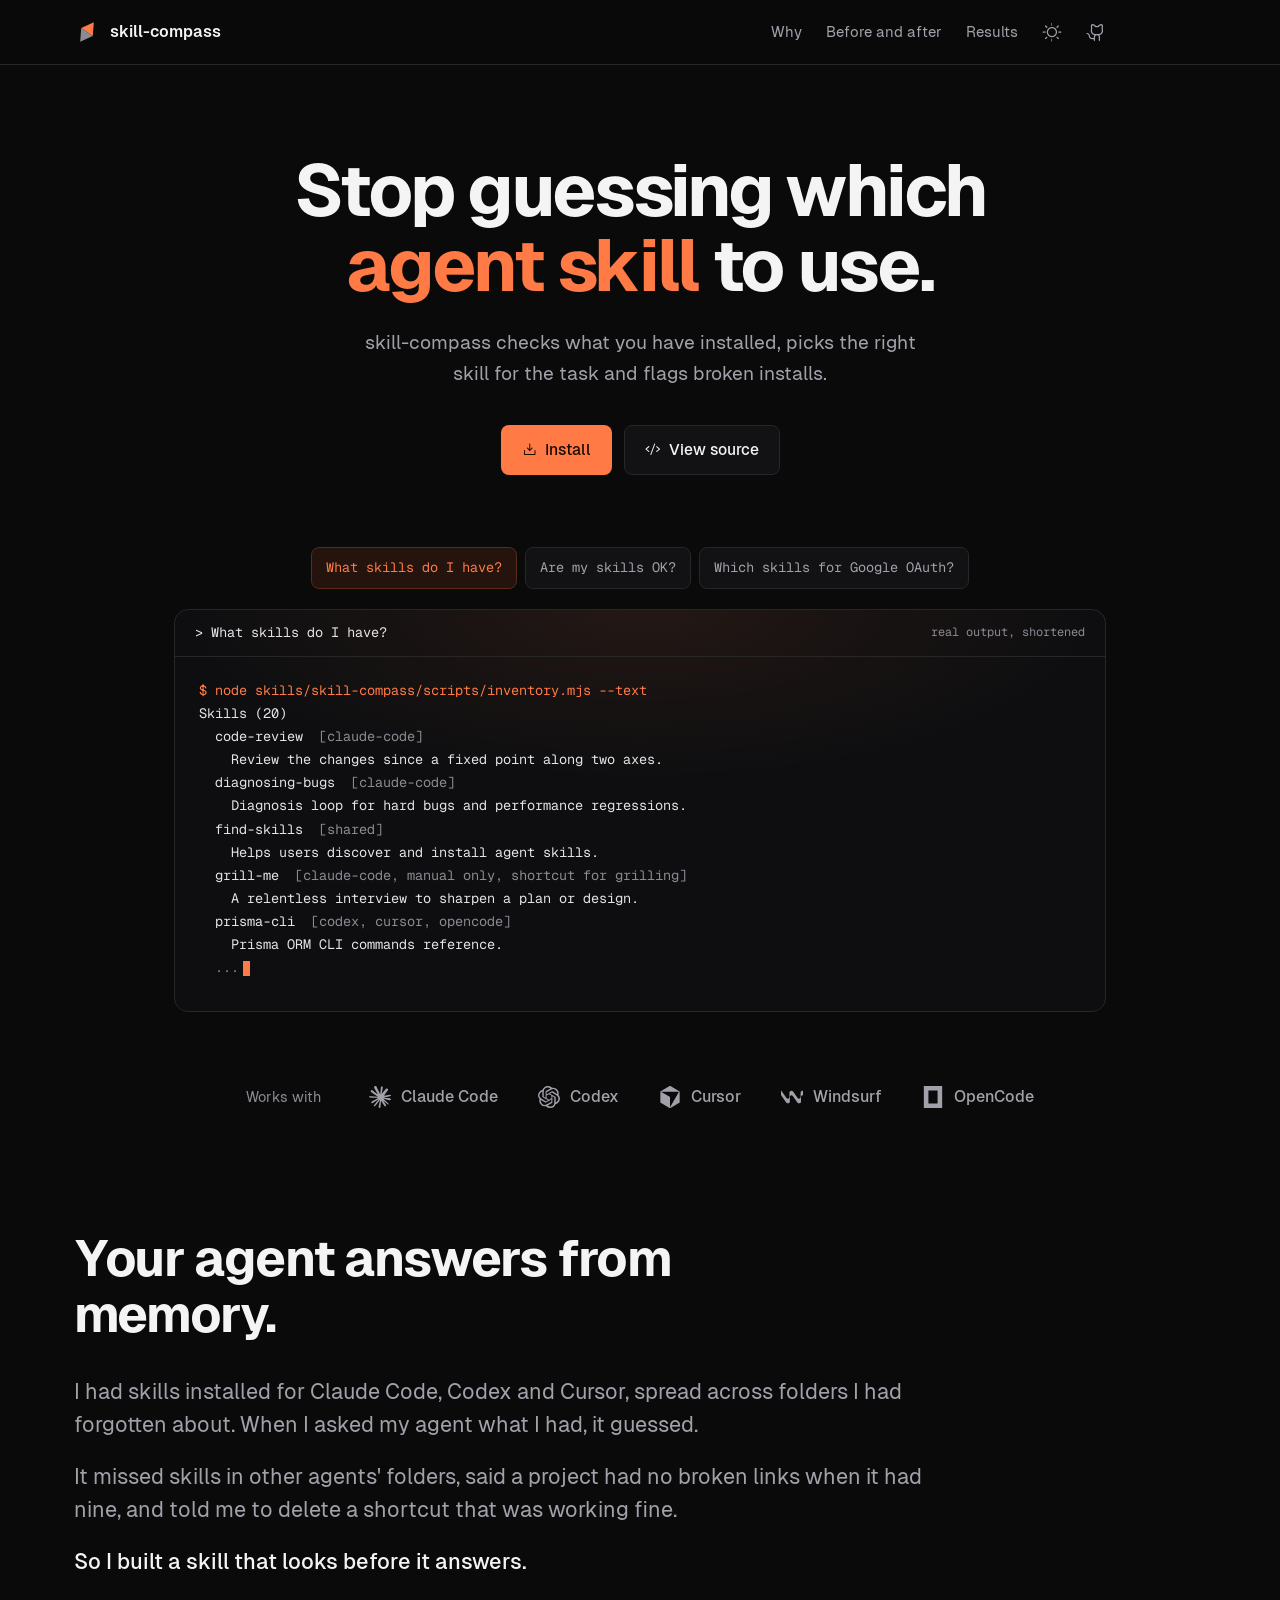
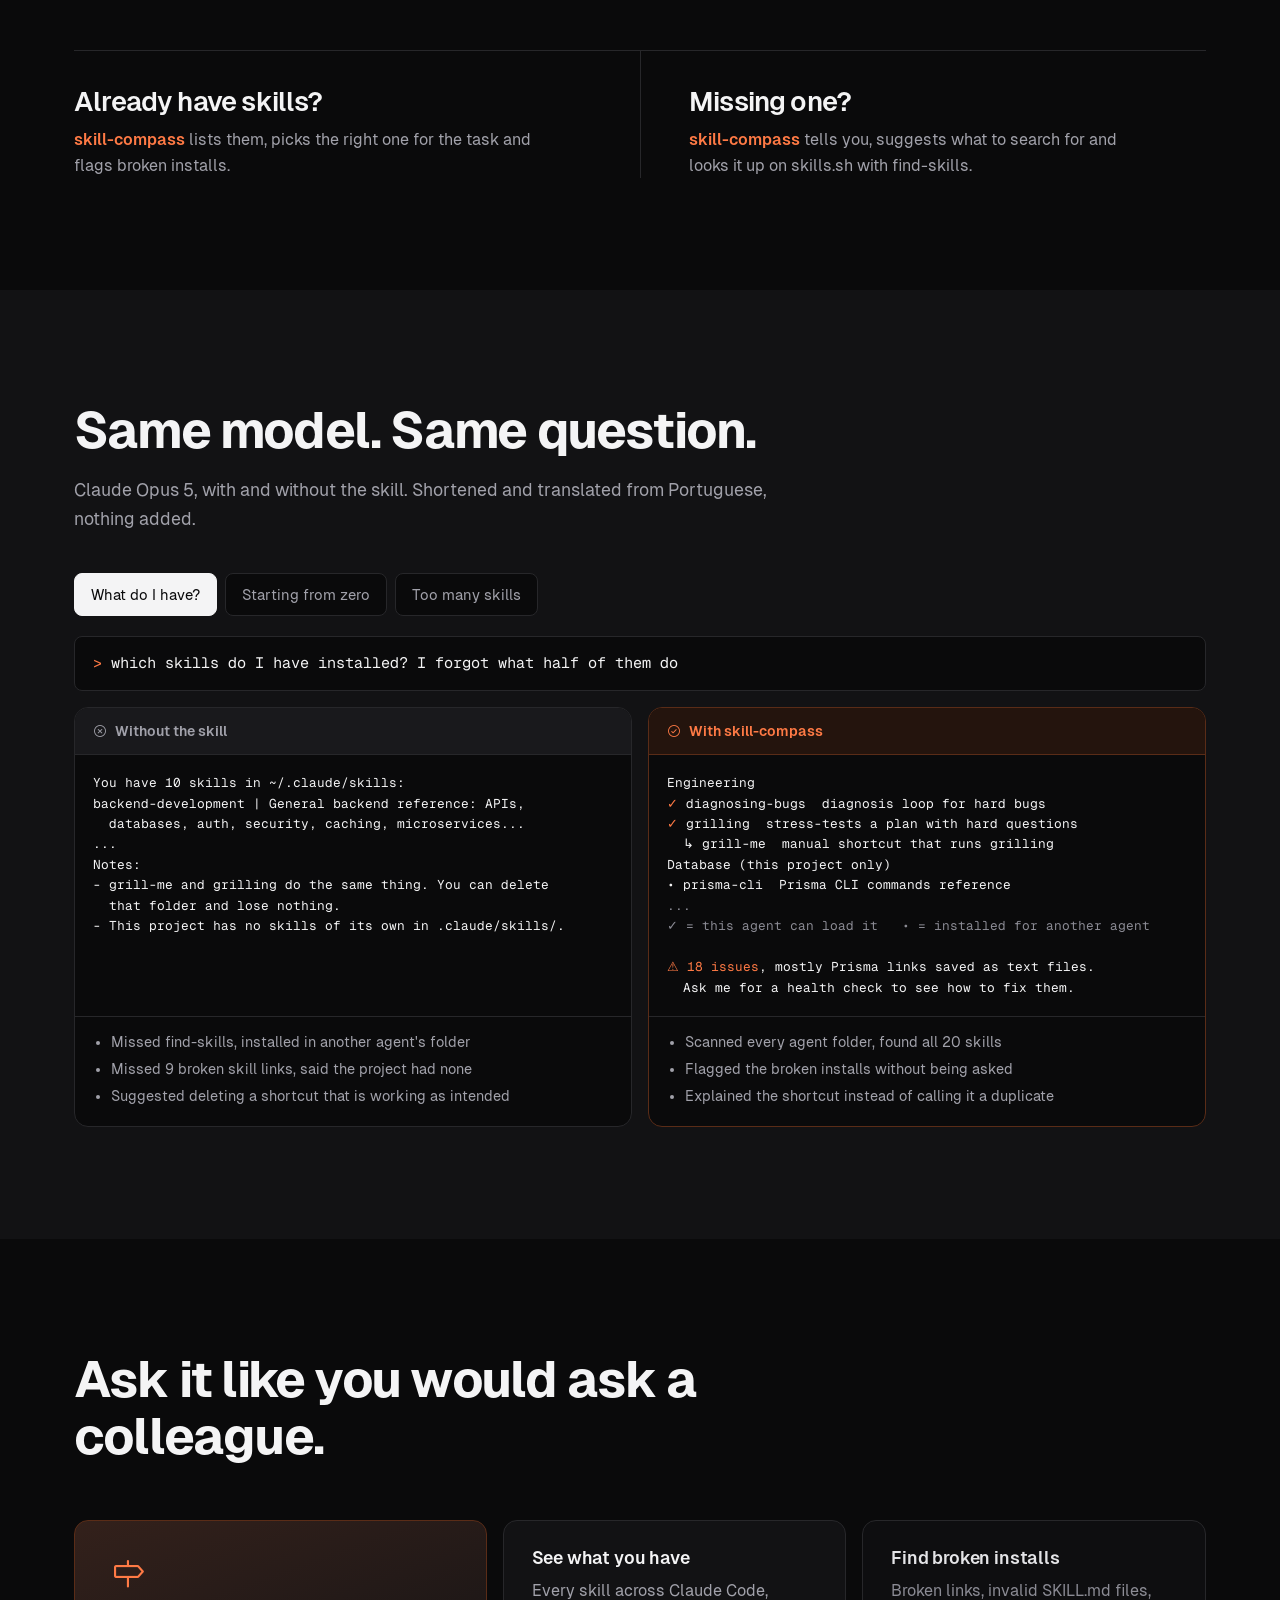
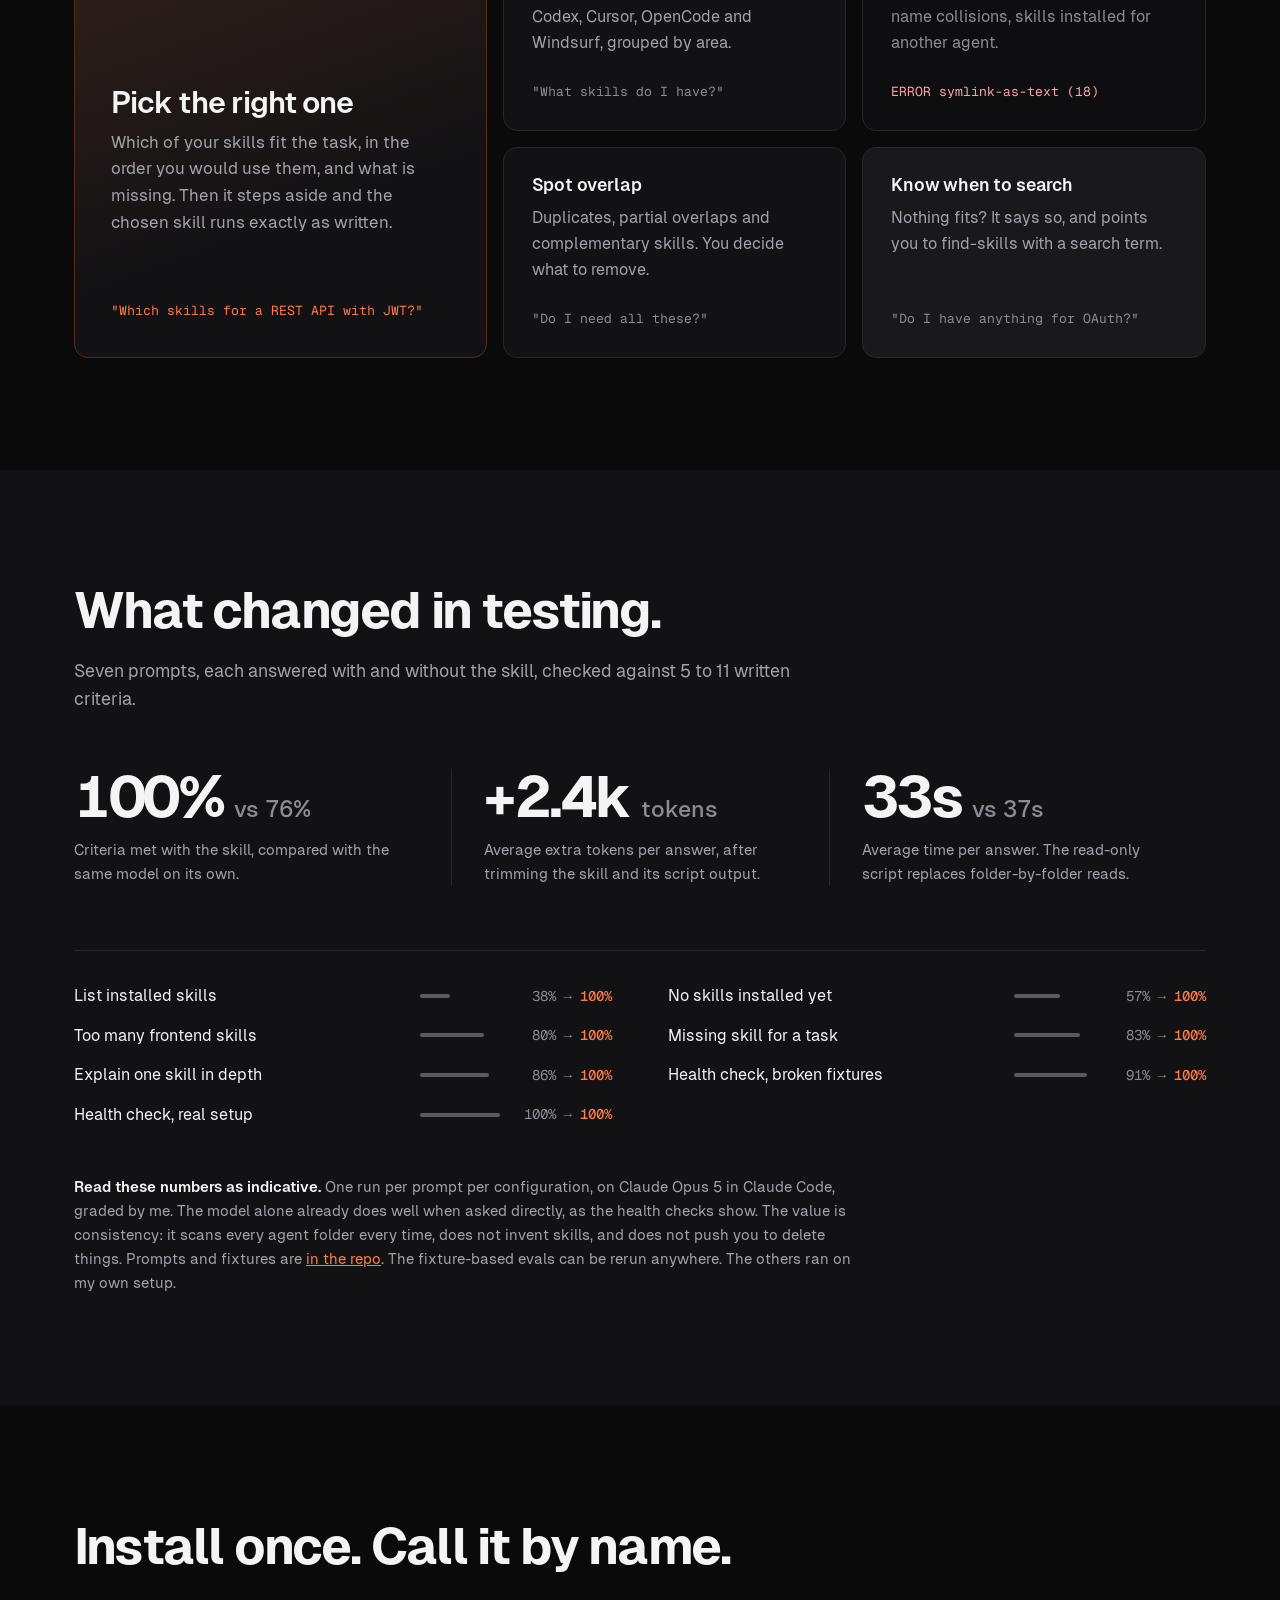
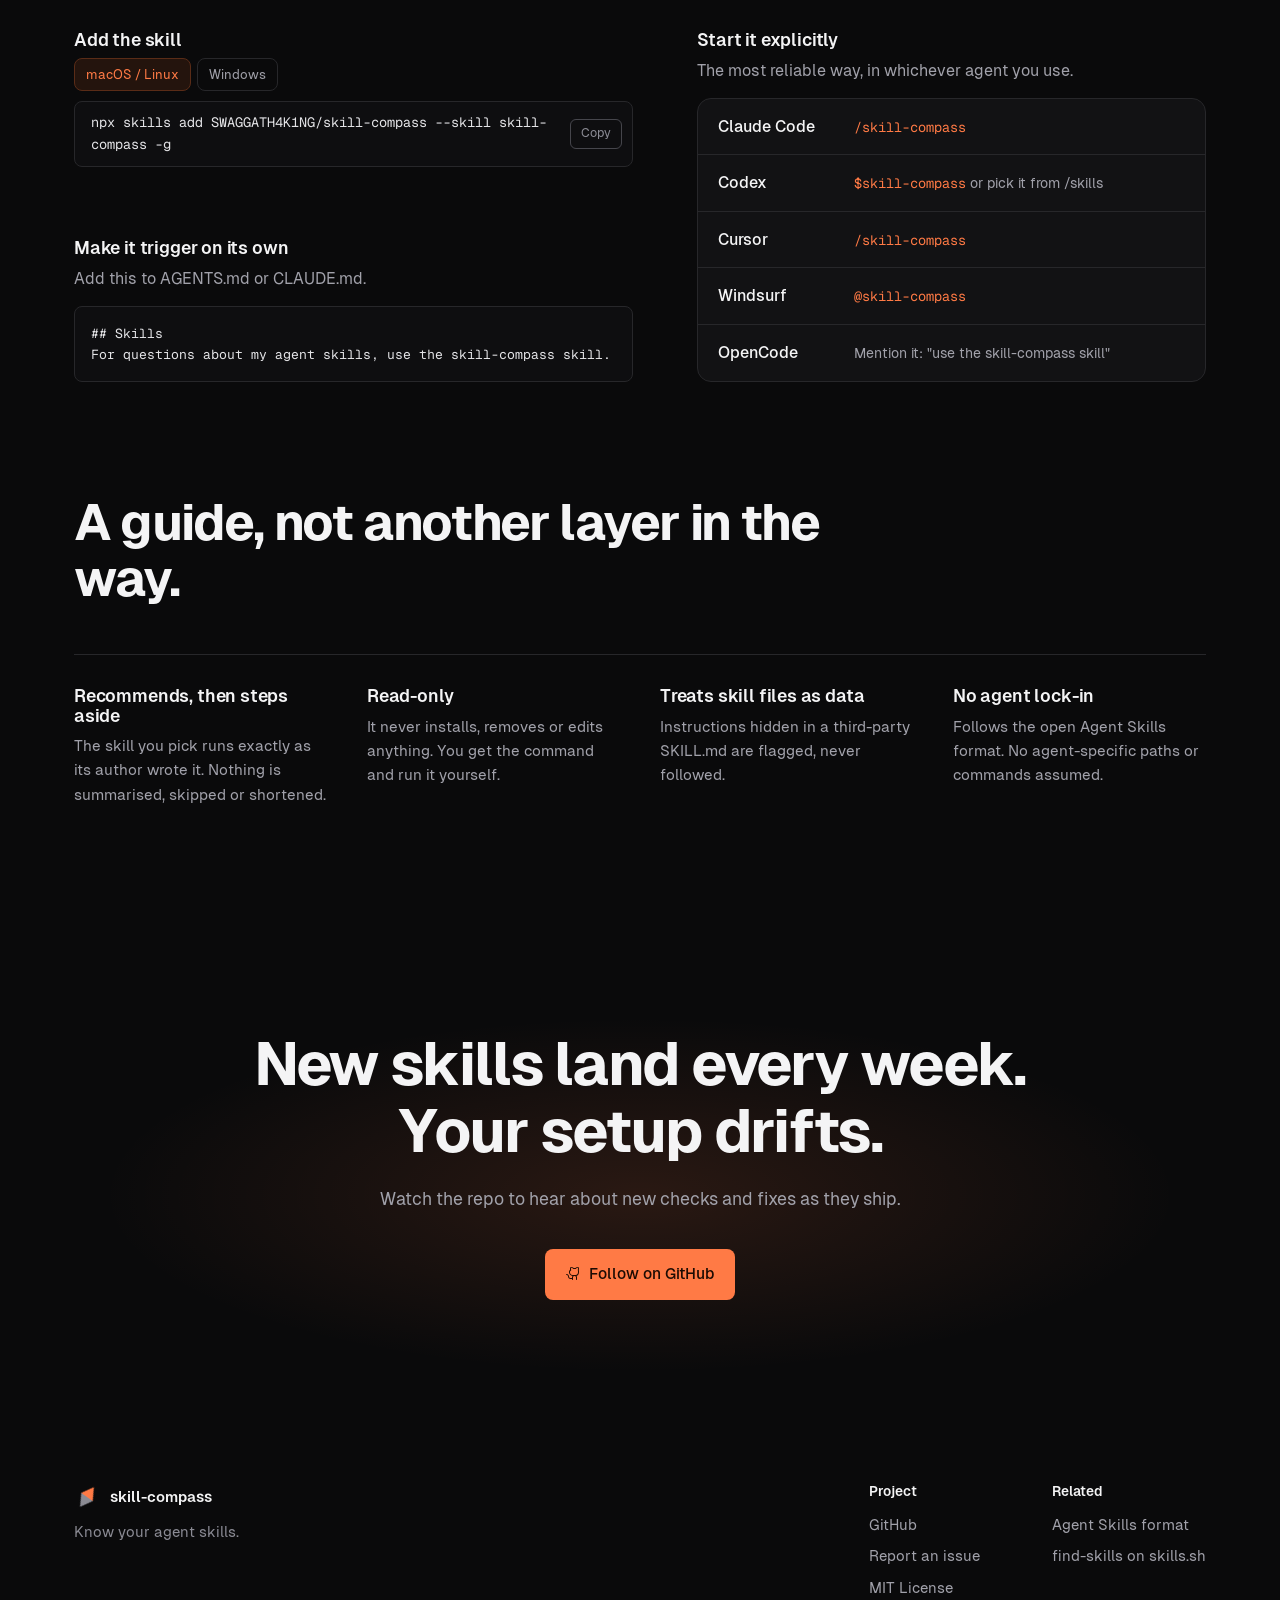
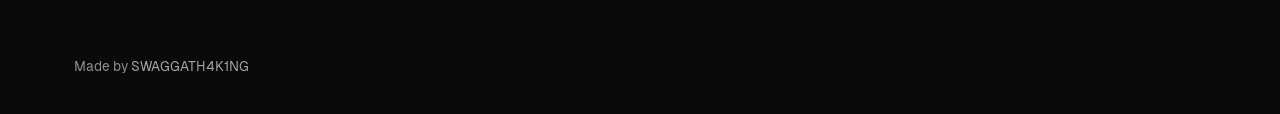
<file: public/index.html>
<!doctype html>
<html lang="en" data-theme="dark">
<head>
<meta charset="utf-8">
<meta name="viewport" content="width=device-width, initial-scale=1">
<title>skill-compass · know your agent skills</title>
<meta name="description" content="An open Agent Skill that lists what you have installed, tells you which skill to use, spots duplicates and broken installs. Works across Claude Code, Codex, Cursor, OpenCode and Windsurf.">
<meta property="og:title" content="skill-compass: know your agent skills">
<meta property="og:description" content="Lists your installed agent skills, recommends which one to use, spots duplicates and broken installs.">
<meta property="og:type" content="website">
<meta property="og:url" content="https://skill-compass.pages.dev/">
<meta property="og:image" content="https://skill-compass.pages.dev/assets/og.png">
<meta property="og:image:width" content="1200">
<meta property="og:image:height" content="630">
<meta property="og:image:alt" content="skill-compass: Stop guessing which agent skill to use.">
<meta name="twitter:card" content="summary_large_image">
<link rel="canonical" href="https://skill-compass.pages.dev/">
<meta name="color-scheme" content="dark light">
<script>
  (function () {
    var root = document.documentElement;
    root.classList.add('js');
    try { root.dataset.theme = localStorage.getItem('theme') || 'dark'; } catch (e) {}
  })();
</script>
<link rel="icon" href="data:image/svg+xml,%3Csvg xmlns='http://www.w3.org/2000/svg' viewBox='0 0 32 32'%3E%3Crect width='32' height='32' rx='8' fill='%23121214'/%3E%3Cg transform='rotate(35 16 16)'%3E%3Cpath d='M16 3l6 13H10z' fill='%23ff7a45'/%3E%3Cpath d='M10 16h12l-6 13z' fill='%238b8b94'/%3E%3C/g%3E%3C/svg%3E">
<link rel="preload" href="assets/fonts/geist-sans-700.woff2" as="font" type="font/woff2" crossorigin>
<link rel="preload" href="assets/fonts/geist-sans-400.woff2" as="font" type="font/woff2" crossorigin>
<link rel="stylesheet" href="assets/icons/phosphor.css">

<!-- Visitor analytics: Cloudflare Web Analytics, enabled in the Cloudflare Pages dashboard (injected automatically, no script needed here). -->

<link rel="stylesheet" href="assets/css/styles.css">
</head>
<body>

<nav class="top">
  <div class="wrap">
    <a class="brand" href="#"><svg class="mark" viewBox="0 0 24 24" aria-hidden="true"><path d="M12 1l6.5 11h-13z" fill="currentColor"/><path d="M5.5 12h13L12 23z" style="fill: var(--faint)"/></svg>skill-compass</a>
    <div class="nav-links">
      <a class="hide-sm" href="#why">Why</a>
      <a class="hide-sm" href="#compare">Before and after</a>
      <a class="hide-sm" href="#results">Results</a>
      <button class="icon-btn" id="theme-toggle" type="button" aria-label="Switch to light theme"><i class="ph ph-sun"></i></button>
      <a class="icon-btn" href="https://github.com/SWAGGATH4K1NG/skill-compass" aria-label="GitHub repository"><i class="ph ph-github-logo"></i></a>
      <a class="btn btn-primary btn-sm nav-install" href="#install">Install</a>
    </div>
  </div>
</nav>

<header class="hero">
  <div class="wrap hero-head">
    <h1>Stop guessing which <em>agent skill</em> to use.</h1>
    <p class="hero-lede">skill-compass checks what you have installed, picks the right skill for the task and flags broken installs.</p>
    <div class="hero-cta">
      <a class="btn btn-primary" href="#install"><i class="ph ph-download-simple"></i>Install</a>
      <a class="btn btn-ghost" target="_blank" href="https://github.com/SWAGGATH4K1NG/skill-compass"><i class="ph ph-code"></i>View source</a>
    </div>
  </div>

  <div class="wrap demo">
    <div class="asks" role="group" aria-label="Try a question">
      <button class="ask-btn" type="button" aria-pressed="true" data-demo="d-list" data-note="real output, shortened">What skills do I have?</button>
      <button class="ask-btn" type="button" aria-pressed="false" data-demo="d-issues" data-note="real answer, shortened and translated">Are my skills OK?</button>
      <button class="ask-btn" type="button" aria-pressed="false" data-demo="d-oauth" data-note="real answer, shortened and translated">Which skills for Google OAuth?</button>
    </div>
    <div class="console">
      <div class="console-bar"><span class="console-q">&gt; <span id="demo-q">What skills do I have?</span></span><span class="console-note" id="demo-note">real output, shortened</span></div>
<p id="demo-status" class="sr-only" aria-live="polite"></p>
<pre id="demo-out"><span class="c-cmd">$ node skills/skill-compass/scripts/inventory.mjs --text</span>
Skills (20)
  code-review  <span class="c-dim">[claude-code]</span>
    Review the changes since a fixed point along two axes.
  diagnosing-bugs  <span class="c-dim">[claude-code]</span>
    Diagnosis loop for hard bugs and performance regressions.
  find-skills  <span class="c-dim">[shared]</span>
    Helps users discover and install agent skills.
  grill-me  <span class="c-dim">[claude-code, manual only, shortcut for grilling]</span>
    A relentless interview to sharpen a plan or design.
  prisma-cli  <span class="c-dim">[codex, cursor, opencode]</span>
    Prisma ORM CLI commands reference.
  <span class="c-dim">...</span></pre>
    </div>
  </div>

<template id="d-list"><span class="c-cmd">$ node skills/skill-compass/scripts/inventory.mjs --text</span>
Skills (20)
  code-review  <span class="c-dim">[claude-code]</span>
    Review the changes since a fixed point along two axes.
  diagnosing-bugs  <span class="c-dim">[claude-code]</span>
    Diagnosis loop for hard bugs and performance regressions.
  find-skills  <span class="c-dim">[shared]</span>
    Helps users discover and install agent skills.
  grill-me  <span class="c-dim">[claude-code, manual only, shortcut for grilling]</span>
    A relentless interview to sharpen a plan or design.
  prisma-cli  <span class="c-dim">[codex, cursor, opencode]</span>
    Prisma ORM CLI commands reference.
  <span class="c-dim">...</span></template>
<template id="d-issues">Skills check: 2 problems

<span class="c-err">✗ The 9 Prisma skills are text files, not folders</span>
  prisma-cli, prisma-client-api, prisma-postgres, ...
  Each file only holds a path like ../../.agents/skills/prisma-cli.
  Git saved the symlink as text, which is common on Windows.
  Claude Code never loads them, and this project uses Prisma.

  Fix (pick one):
  - Turn on Windows Developer Mode, run
    <span class="c-cmd">git config core.symlinks true</span> and check the files out again
  - Reinstall them as copies:
    <span class="c-cmd">npx skills add &lt;prisma-skills-source&gt; --copy -a claude-code</span>

<span class="c-ok">i</span> find-skills is only in ~/.agents/skills
  Claude Code does not load it from there.
  <span class="c-cmd">npx skills add vercel-labs/skills --skill find-skills -a claude-code</span>

<span class="c-ok">✓</span> Everything else loads. grill-me is manual only, which is normal.

<span class="c-dim">Nothing was changed.</span></template>
<template id="d-oauth">Installed skills that help, in the order you would use them:

Recommended
  1. <span class="c-ok">grilling</span>             stress-test the plan first: tokens,
                          session or JWT, linking Google accounts
  2. <span class="c-ok">backend-development</span>  the main part: OAuth 2.1 code flow
                          with PKCE, JWT, OWASP practices in Node
  3. <span class="c-ok">security-review</span>      check the branch for state validation,
                          redirect URIs and secrets
  4. <span class="c-ok">code-review</span>          final review before the merge

⚠ Missing: none of your skills specialise in OAuth or
  Google Sign-In. backend-development only covers auth in general.

  <span class="c-cmd">npx skills find oauth google</span>

Want me to search for a Google OAuth skill?</template>
</header>

<section class="works" aria-label="Supported agents">
  <div class="wrap works-row">
    <span class="works-label reveal">Works with</span>
    <ul class="logos stagger">
      <li><span class="logo logo-claude" aria-hidden="true"></span>Claude Code</li>
      <li><span class="logo logo-openai" aria-hidden="true"></span>Codex</li>
      <li><span class="logo logo-cursor" aria-hidden="true"></span>Cursor</li>
      <li><span class="logo logo-windsurf" aria-hidden="true"></span>Windsurf</li>
      <li><span class="logo logo-opencode" aria-hidden="true"></span>OpenCode</li>
    </ul>
  </div>
</section>

<section id="why" class="why">
  <div class="wrap">
    <h2 class="reveal">Your agent answers from memory.</h2>
    <div class="why-body reveal">
      <p>I had skills installed for Claude Code, Codex and Cursor, spread across folders I had forgotten about. When I asked my agent what I had, it guessed.</p>
      <p>It missed skills in other agents' folders, said a project had no broken links when it had nine, and told me to delete a shortcut that was working fine.</p>
      <p>So I built a skill that looks before it answers.</p>
    </div>

    <div class="pos stagger" aria-label="What skill-compass does with the skills you have and the ones you are missing">
      <div class="pos-col">
        <h3>Already have skills?</h3>
        <p><strong class="name-accent">skill-compass</strong> lists them, picks the right one for the task and flags broken installs.</p>
      </div>
      <div class="pos-col">
        <h3>Missing one?</h3>
        <p><strong class="name-accent">skill-compass</strong> tells you, suggests what to search for and looks it up on skills.sh with find-skills.</p>
      </div>
    </div>
  </div>
</section>

<section id="compare">
  <div class="wrap">
    <h2 class="reveal">Same model. Same question.</h2>
    <p class="lede reveal">Claude Opus 5, with and without the skill. Shortened and translated from Portuguese, nothing added.</p>

    <div class="tabs" role="tablist" aria-label="Comparisons">
      <button class="tab" role="tab" aria-selected="true" aria-controls="p-list" id="t-list">What do I have?</button>
      <button class="tab" role="tab" aria-selected="false" aria-controls="p-new" id="t-new" tabindex="-1">Starting from zero</button>
      <button class="tab" role="tab" aria-selected="false" aria-controls="p-dup" id="t-dup" tabindex="-1">Too many skills</button>
    </div>

    <div class="panel" role="tabpanel" id="p-list" aria-labelledby="t-list">
      <div class="prompt"><span>&gt; </span>which skills do I have installed? I forgot what half of them do</div>
      <div class="vs">
        <div class="side without">
          <div class="side-head"><i class="ph ph-x-circle"></i>Without the skill</div>
<pre>You have 10 skills in ~/.claude/skills:
backend-development | General backend reference: APIs,
  databases, auth, security, caching, microservices...
...
Notes:
- grill-me and grilling do the same thing. You can delete
  that folder and lose nothing.
- This project has no skills of its own in .claude/skills/.</pre>
          <ul>
            <li>Missed find-skills, installed in another agent's folder</li>
            <li>Missed 9 broken skill links, said the project had none</li>
            <li>Suggested deleting a shortcut that is working as intended</li>
          </ul>
        </div>
        <div class="side with">
          <div class="side-head"><i class="ph ph-check-circle"></i>With skill-compass</div>
<pre>Engineering
<span class="c-ok">✓</span> diagnosing-bugs  diagnosis loop for hard bugs
<span class="c-ok">✓</span> grilling  stress-tests a plan with hard questions
  ↳ grill-me  manual shortcut that runs grilling
Database (this project only)
• prisma-cli  Prisma CLI commands reference
<span class="c-dim">...</span>
<span class="c-dim">✓ = this agent can load it   • = installed for another agent</span>

<span class="c-ok">⚠ 18 issues</span>, mostly Prisma links saved as text files.
  Ask me for a health check to see how to fix them.</pre>
          <ul>
            <li>Scanned every agent folder, found all 20 skills</li>
            <li>Flagged the broken installs without being asked</li>
            <li>Explained the shortcut instead of calling it a duplicate</li>
          </ul>
        </div>
      </div>
    </div>

    <div class="panel" role="tabpanel" id="p-new" aria-labelledby="t-new" hidden>
      <div class="prompt"><span>&gt; </span>I just installed skill-compass and have no other skills. I mostly do Node and TypeScript backend. What should I install?</div>
      <div class="vs">
        <div class="side without">
          <div class="side-head"><i class="ph ph-x-circle"></i>Without the skill</div>
<pre>Essentials (install now)
backend-development, diagnosing-bugs, code-review

Very useful (second wave)
security-review, simplify, domain-modeling

Optional
claude-api, grilling, skill-creator

Want the install commands for the first three?</pre>
          <ul>
            <li>Nine recommendations for someone starting out</li>
            <li>Listed agent built-ins as if they were installable skills</li>
            <li>No install commands and no word on checking third-party skills</li>
          </ul>
        </div>
        <div class="side with">
          <div class="side-head"><i class="ph ph-check-circle"></i>With skill-compass</div>
<pre>No skills found besides skill-compass.

I won't give you a list from memory. Popularity and
quality change fast, and find-skills tracks that.

1. Install find-skills
   <span class="c-cmd">npx skills add vercel-labs/skills --skill find-skills</span>
2. Search for your stack
   <span class="c-cmd">npx skills find typescript</span>
   <span class="c-cmd">npx skills find nodejs backend</span>
3. Start with <span class="c-ok">3 to 5 skills</span> you will actually use.

Before installing, check the source, the skills.sh
audits and any scripts the skill ships.</pre>
          <ul>
            <li>No invented or outdated recommendations</li>
            <li>Commands you can run, a small starting set</li>
            <li>A security reminder for third-party skills</li>
          </ul>
        </div>
      </div>
    </div>

    <div class="panel" role="tabpanel" id="p-dup" aria-labelledby="t-dup" hidden>
      <div class="prompt"><span>&gt; </span>I have loads of frontend skills. Do I really need all of them?</div>
      <div class="vs">
        <div class="side without">
          <div class="side-head"><i class="ph ph-x-circle"></i>Without the skill</div>
<pre>frontend-design        Keep
design-taste-frontend  Keep if you do redesigns
frontend-ui            Remove
ui-design              Remove
frontend-master        Remove

Suggestion: keep 2 and delete the other 3.
Want me to remove the three redundant ones?</pre>
          <ul>
            <li>Right overlaps, but pushes deletion</li>
            <li>Offers to delete files on your behalf</li>
          </ul>
        </div>
        <div class="side with">
          <div class="side-head"><i class="ph ph-check-circle"></i>With skill-compass</div>
<pre>Duplicates: "build a nice UI"
  frontend-design  <span class="c-ok">keep</span>, the most complete of the three
  frontend-ui      worth reviewing, adds nothing new
  ui-design        worth reviewing, same job

Partial overlap
  design-taste-frontend  <span class="c-ok">keep</span> if you do redesigns
  frontend-master        <span class="c-ok">keep</span>, the only one covering state,
                         routing and performance

Near-duplicates use context and make the agent pick
unpredictably. <span class="c-ok">The decision to remove is yours.</span></pre>
          <ul>
            <li>Separates real duplicates from skills with a distinct job</li>
            <li>Explains the cost, leaves the decision to you</li>
          </ul>
        </div>
      </div>
    </div>
  </div>
</section>

<section id="features">
  <div class="wrap">
    <h2 class="reveal">Ask it like you would ask a colleague.</h2>
    <div class="bento stagger">
      <div class="cell c-main">
        <i class="ph ph-signpost"></i>
        <h3>Pick the right one</h3>
        <p>Which of your skills fit the task, in the order you would use them, and what is missing. Then it steps aside and the chosen skill runs exactly as written.</p>
        <div class="ask">"Which skills for a REST API with JWT?"</div>
      </div>
      <div class="cell">
        <h3>See what you have</h3>
        <p>Every skill across Claude Code, Codex, Cursor, OpenCode and Windsurf, grouped by area.</p>
        <div class="ask">"What skills do I have?"</div>
      </div>
      <div class="cell c-code">
        <h3>Find broken installs</h3>
        <p>Broken links, invalid SKILL.md files, name collisions, skills installed for another agent.</p>
        <code>ERROR symlink-as-text (18)</code>
      </div>
      <div class="cell">
        <h3>Spot overlap</h3>
        <p>Duplicates, partial overlaps and complementary skills. You decide what to remove.</p>
        <div class="ask">"Do I need all these?"</div>
      </div>
      <div class="cell c-soft">
        <h3>Know when to search</h3>
        <p>Nothing fits? It says so, and points you to find-skills with a search term.</p>
        <div class="ask">"Do I have anything for OAuth?"</div>
      </div>
    </div>
  </div>
</section>

<section id="results" class="results">
  <div class="wrap">
    <h2 class="reveal">What changed in testing.</h2>
    <p class="lede reveal">Seven prompts, each answered with and without the skill, checked against 5 to 11 written criteria.</p>

    <div class="stats stagger">
      <div class="stat">
        <div class="num">100% <small>vs 76%</small></div>
        <p>Criteria met with the skill, compared with the same model on its own.</p>
      </div>
      <div class="stat">
        <div class="num">+2.4k <small>tokens</small></div>
        <p>Average extra tokens per answer, after trimming the skill and its script output.</p>
      </div>
      <div class="stat">
        <div class="num">33s <small>vs 37s</small></div>
        <p>Average time per answer. The read-only script replaces folder-by-folder reads.</p>
      </div>
    </div>

    <div class="evals stagger">
      <div class="eval"><span class="name">List installed skills</span><span class="bar" style="--v:38%"></span><span class="score">38% → <b>100%</b></span></div>
      <div class="eval"><span class="name">No skills installed yet</span><span class="bar" style="--v:57%"></span><span class="score">57% → <b>100%</b></span></div>
      <div class="eval"><span class="name">Too many frontend skills</span><span class="bar" style="--v:80%"></span><span class="score">80% → <b>100%</b></span></div>
      <div class="eval"><span class="name">Missing skill for a task</span><span class="bar" style="--v:83%"></span><span class="score">83% → <b>100%</b></span></div>
      <div class="eval"><span class="name">Explain one skill in depth</span><span class="bar" style="--v:86%"></span><span class="score">86% → <b>100%</b></span></div>
      <div class="eval"><span class="name">Health check, broken fixtures</span><span class="bar" style="--v:91%"></span><span class="score">91% → <b>100%</b></span></div>
      <div class="eval"><span class="name">Health check, real setup</span><span class="bar" style="--v:100%"></span><span class="score">100% → <b>100%</b></span></div>
    </div>

    <p class="method reveal"><strong>Read these numbers as indicative.</strong> One run per prompt per configuration, on Claude Opus 5 in Claude Code, graded by me. The model alone already does well when asked directly, as the health checks show. The value is consistency: it scans every agent folder every time, does not invent skills, and does not push you to delete things. Prompts and fixtures are <a href="https://github.com/SWAGGATH4K1NG/skill-compass/tree/main/evals">in the repo</a>. The fixture-based evals can be rerun anywhere. The others ran on my own setup.</p>
  </div>
</section>

<section id="install">
  <div class="wrap">
    <h2 class="reveal">Install once. Call it by name.</h2>
    <div class="install-grid">
      <div class="steps stagger">
        <div class="step">
          <h3>Add the skill</h3>
          <div class="os-switch" role="group" aria-label="Operating system">
            <button class="os-btn" type="button" aria-pressed="true" data-os="unix">macOS / Linux</button>
            <button class="os-btn" type="button" aria-pressed="false" data-os="win">Windows</button>
          </div>
          <div class="codeline" data-os-panel="unix"><code>npx skills add SWAGGATH4K1NG/skill-compass --skill skill-compass -g</code><button class="copy" type="button" data-copy="npx skills add SWAGGATH4K1NG/skill-compass --skill skill-compass -g">Copy</button></div>
          <div class="codeline" data-os-panel="win" hidden><code>npx skills add SWAGGATH4K1NG/skill-compass --skill skill-compass -g --copy</code><button class="copy" type="button" data-copy="npx skills add SWAGGATH4K1NG/skill-compass --skill skill-compass -g --copy">Copy</button></div>
          <p class="os-note" data-os-panel="win" hidden><code>--copy</code> avoids broken links on Windows.</p>
        </div>
        <div class="step">
          <h3>Make it trigger on its own</h3>
          <p>Add this to AGENTS.md or CLAUDE.md.</p>
<pre class="snippet">## Skills
For questions about my agent skills, use the skill-compass skill.</pre>
        </div>
      </div>
      <div class="step reveal">
        <h3>Start it explicitly</h3>
        <p>The most reliable way, in whichever agent you use.</p>
        <div class="agents">
          <div class="agent"><span class="who">Claude Code</span><code>/skill-compass</code></div>
          <div class="agent"><span class="who">Codex</span><span><code>$skill-compass</code> <span class="note">or pick it from /skills</span></span></div>
          <div class="agent"><span class="who">Cursor</span><code>/skill-compass</code></div>
          <div class="agent"><span class="who">Windsurf</span><code>@skill-compass</code></div>
          <div class="agent"><span class="who">OpenCode</span><span class="note">Mention it: "use the skill-compass skill"</span></div>
        </div>
      </div>
    </div>
  </div>
</section>

<section class="principles">
  <div class="wrap">
    <h2 class="reveal">A guide, not another layer in the way.</h2>
    <div class="rules stagger">
      <div class="rule"><h3>Recommends, then steps aside</h3><p>The skill you pick runs exactly as its author wrote it. Nothing is summarised, skipped or shortened.</p></div>
      <div class="rule"><h3>Read-only</h3><p>It never installs, removes or edits anything. You get the command and run it yourself.</p></div>
      <div class="rule"><h3>Treats skill files as data</h3><p>Instructions hidden in a third-party SKILL.md are flagged, never followed.</p></div>
      <div class="rule"><h3>No agent lock-in</h3><p>Follows the open Agent Skills format. No agent-specific paths or commands assumed.</p></div>
    </div>
  </div>
</section>

<section class="updates">
  <div class="wrap reveal">
    <h2>New skills land every week.<br>Your setup drifts.</h2>
    <p class="lede">Watch the repo to hear about new checks and fixes as they ship.</p>
    <a class="btn btn-primary" href="https://github.com/SWAGGATH4K1NG/skill-compass"><i class="ph ph-github-logo"></i>Follow on GitHub</a>
  </div>
</section>

<footer>
  <div class="wrap footer-grid">
    <div class="footer-brand">
      <a class="brand" href="#"><svg class="mark" viewBox="0 0 24 24" aria-hidden="true"><path d="M12 1l6.5 11h-13z" fill="currentColor"/><path d="M5.5 12h13L12 23z" style="fill: var(--faint)"/></svg>skill-compass</a>
      <p>Know your agent skills.</p>
    </div>
    <nav class="footer-links" aria-label="Footer">
      <div>
        <h3>Project</h3>
        <ul>
          <li><a href="https://github.com/SWAGGATH4K1NG/skill-compass">GitHub</a></li>
          <li><a href="https://github.com/SWAGGATH4K1NG/skill-compass/issues">Report an issue</a></li>
          <li><a href="https://github.com/SWAGGATH4K1NG/skill-compass/blob/main/LICENSE">MIT License</a></li>
        </ul>
      </div>
      <div>
        <h3>Related</h3>
        <ul>
          <li><a href="https://agentskills.io">Agent Skills format</a></li>
          <li><a href="https://skills.sh">find-skills on skills.sh</a></li>
        </ul>
      </div>
    </nav>
  </div>
  <div class="wrap footer-bottom">Made by <a target="_blank" href="https://github.com/SWAGGATH4K1NG">SWAGGATH4K1NG</a></div>
</footer>

<script src="assets/js/script.js"></script>
</body>
</html>
</file>
<file: public/assets/icons/phosphor.css>
/* Phosphor Icons (regular) 2.1.1, MIT. Trimmed to the icons this site uses. */
@font-face {
  font-family: "Phosphor";
  src: url("./Phosphor.woff2") format("woff2");
  font-weight: normal;
  font-style: normal;
  font-display: block;
}

.ph {
  /* use !important to prevent issues with browser extensions that change fonts */
  font-family: "Phosphor" !important;
  speak: never;
  font-style: normal;
  font-weight: normal;
  font-variant: normal;
  text-transform: none;
  line-height: 1;

  /* Enable Ligatures ================ */
  letter-spacing: 0;
  -webkit-font-feature-settings: "liga";
  -moz-font-feature-settings: "liga=1";
  -moz-font-feature-settings: "liga";
  -ms-font-feature-settings: "liga" 1;
  font-feature-settings: "liga";
  -webkit-font-variant-ligatures: discretionary-ligatures;
  font-variant-ligatures: discretionary-ligatures;

  /* Better Font Rendering =========== */
  -webkit-font-smoothing: antialiased;
  -moz-osx-font-smoothing: grayscale;
}

.ph.ph-sun:before {
  content: "\e472";
}
.ph.ph-moon:before {
  content: "\e330";
}
.ph.ph-github-logo:before {
  content: "\e576";
}
.ph.ph-download-simple:before {
  content: "\e20c";
}
.ph.ph-code:before {
  content: "\e1bc";
}
.ph.ph-x-circle:before {
  content: "\e4f8";
}
.ph.ph-check-circle:before {
  content: "\e184";
}
.ph.ph-signpost:before {
  content: "\e89c";
}
</file>
<file: public/assets/css/styles.css>
/* Self-hosted Geist (latin subset, from @fontsource/geist-sans and @fontsource/geist-mono). */
@font-face { font-family: "Geist"; font-style: normal; font-weight: 400; font-display: swap; src: url(../fonts/geist-sans-400.woff2) format("woff2"); }
@font-face { font-family: "Geist"; font-style: normal; font-weight: 500; font-display: swap; src: url(../fonts/geist-sans-500.woff2) format("woff2"); }
@font-face { font-family: "Geist"; font-style: normal; font-weight: 600; font-display: swap; src: url(../fonts/geist-sans-600.woff2) format("woff2"); }
@font-face { font-family: "Geist"; font-style: normal; font-weight: 700; font-display: swap; src: url(../fonts/geist-sans-700.woff2) format("woff2"); }
@font-face { font-family: "Geist Mono"; font-style: normal; font-weight: 400; font-display: swap; src: url(../fonts/geist-mono-400.woff2) format("woff2"); }
@font-face { font-family: "Geist Mono"; font-style: normal; font-weight: 500; font-display: swap; src: url(../fonts/geist-mono-500.woff2) format("woff2"); }

/* Dark is the default theme; light is opt-in via the nav toggle. */
:root {
  --bg: #0a0a0b;
  --surface: #121214;
  --surface-2: #19191c;
  --line: #27272a;
  --text: #f4f4f5;
  --muted: #a1a1aa;
  --faint: #8b8b94;
  --accent: #ff7a45;
  --accent-soft: #24140d;
  --accent-line: #5a2c17;
  --on-accent: #1c0b03;
  --bad: #a1a1aa;
  --bad-soft: #19191c;
  --code-bg: #0e0e10;
  --code-text: #e4e4e7;
  --code-faint: #8b8b94;
  --code-accent: #ff7a45;
  --code-line: #27272a;
  --code-err: #fca5a5;
  /* Shape rule: controls 8px, containers 14px. */
  --r-control: 8px;
  --r-box: 14px;
  --max: 1180px;
  color-scheme: dark;
}
:root[data-theme="light"] {
  /* Light: one off-white family (slightly warm to sit with the orange), no pure white, light code blocks. */
  --bg: #f6f6f4;
  --surface: #fcfcfb;
  --surface-2: #eeeeeb;
  --line: #e2e1dd;
  --text: #1c1c1a;
  --muted: #57534e;
  --faint: #736d68;
  --accent: #c2410c;
  --accent-soft: #fbeee6;
  --accent-line: #f2cdb5;
  --on-accent: #fffaf5;
  --bad: #57534e;
  --bad-soft: #eeeeeb;
  --code-bg: #efeeeb;
  --code-text: #1f1f1d;
  --code-faint: #6b6762;
  --code-accent: #c2410c;
  --code-line: #dedcd7;
  --code-err: #b42318;
  color-scheme: light;
}

* { box-sizing: border-box; }
html { scroll-behavior: smooth; }
body {
  margin: 0;
  background: var(--bg);
  color: var(--text);
  font-family: "Geist", ui-sans-serif, system-ui, -apple-system, "Segoe UI", sans-serif;
  font-size: 16px;
  line-height: 1.6;
  -webkit-font-smoothing: antialiased;
}
a { color: inherit; }
code, pre { font-family: "Geist Mono", ui-monospace, "SFMono-Regular", Consolas, monospace; }
.wrap { max-width: var(--max); margin: 0 auto; padding: 0 24px; }
section { padding: 112px 0; }
@media (max-width: 640px) { section { padding: 72px 0; } }
h1, h2, h3 { margin: 0; line-height: 1.1; }
h2 { font-size: clamp(2rem, 4.2vw, 3.2rem); font-weight: 650; letter-spacing: -0.035em; max-width: 22ch; }
h3 { font-size: 1.1rem; font-weight: 600; letter-spacing: -0.01em; }
p { margin: 0; }
.lede { color: var(--muted); max-width: 60ch; margin-top: 18px; font-size: 1.1rem; }
:focus-visible { outline: 2px solid var(--accent); outline-offset: 2px; }
.sr-only { position: absolute; width: 1px; height: 1px; margin: -1px; padding: 0; overflow: hidden; clip: rect(0 0 0 0); white-space: nowrap; border: 0; }

/* Nav */
nav.top { position: sticky; top: 0; z-index: 10; background: color-mix(in srgb, var(--bg) 85%, transparent); backdrop-filter: blur(10px); -webkit-backdrop-filter: blur(10px); border-bottom: 1px solid var(--line); }
nav.top .wrap { height: 64px; display: flex; align-items: center; justify-content: space-between; gap: 24px; }
.brand { font-weight: 600; text-decoration: none; display: flex; align-items: center; gap: 10px; white-space: nowrap; }
/* Brand mark: a tilted compass needle, accent tip pointing north-east. */
.mark { width: 26px; height: 26px; flex-shrink: 0; color: var(--accent); transform: rotate(35deg); }
/* Active section: accent line under the nav link, sitting on the nav's bottom border. */
.nav-links a[href^="#"]:not(.btn) { position: relative; }
.nav-links a[href^="#"]:not(.btn)::after { content: ""; position: absolute; left: 0; right: 0; bottom: -21px; height: 2px; background: var(--accent); transform: scaleX(0); transition: transform .3s cubic-bezier(.16, 1, .3, 1); }
.nav-links a.is-active:not(.btn) { color: var(--text); }
/* The Install button marks its section with a soft accent glow instead of a line. */
.nav-install.is-active { box-shadow: 0 0 0 1px color-mix(in srgb, var(--accent) 40%, transparent), 0 6px 28px -2px color-mix(in srgb, var(--accent) 55%, transparent); }
.nav-links a.is-active::after { transform: scaleX(1); }
.nav-links { display: flex; gap: 24px; align-items: center; font-size: 0.93rem; color: var(--muted); }
.nav-links a { text-decoration: none; }
.nav-links a:not(.btn):hover { color: var(--text); }
.btn.btn-sm { padding: 7px 14px; font-size: 0.88rem; }
/* Nav Install appears once the hero buttons scroll out of view; always shown on small screens. */
.btn.nav-install { margin-left: 4px; transition: opacity .2s ease, transform .2s ease, visibility .2s, box-shadow .3s ease, background-color .15s ease; }
.js .nav-install:not(.is-shown) { opacity: 0; visibility: hidden; transform: translateY(-4px); }
@media (max-width: 760px) { .js .nav-install:not(.is-shown) { opacity: 1; visibility: visible; transform: none; } }
.icon-btn { display: inline-grid; place-items: center; width: 36px; height: 36px; margin: 0 -8px; border: 0; border-radius: var(--r-control); background: transparent; color: var(--muted); font-size: 20px; cursor: pointer; }
.icon-btn:hover { color: var(--text); background: var(--surface-2); }
@media (max-width: 760px) { .nav-links { gap: 14px; } .nav-links .hide-sm { display: none; } }

/* Buttons */
.btn { display: inline-flex; align-items: center; gap: 8px; padding: 12px 20px; border-radius: var(--r-control); font-weight: 500; font-size: 0.97rem; text-decoration: none; border: 1px solid transparent; cursor: pointer; white-space: nowrap; transition: transform .15s ease, background-color .15s ease, border-color .15s ease; }
.btn:active { transform: translateY(1px); }
.btn-primary { background: var(--accent); color: var(--on-accent); }
.btn-primary:hover { background: color-mix(in srgb, var(--accent) 86%, var(--text)); }
.btn-ghost { border-color: var(--line); background: var(--surface); color: var(--text); }
.btn-ghost:hover { border-color: var(--faint); }

/* Hero: headline, then a live console */
.hero { padding: 88px 0 0; text-align: center; }
.hero h1 { font-size: clamp(2.6rem, 6vw, 4.6rem); font-weight: 700; letter-spacing: -0.045em; line-height: 1.02; max-width: 15ch; margin: 0 auto; }
.hero h1 em { font-style: normal; color: var(--accent); }
.hero-lede { color: var(--muted); font-size: 1.2rem; max-width: 44ch; margin: 24px auto 0; }
.hero-cta { display: flex; gap: 12px; margin-top: 36px; flex-wrap: wrap; justify-content: center; }
@media (max-width: 760px) { .hero { padding-top: 56px; } }

.demo { max-width: 980px; margin-top: 72px; }
.asks { display: flex; gap: 8px; flex-wrap: wrap; justify-content: center; }
.ask-btn { font: inherit; font-family: "Geist Mono", monospace; font-size: 0.85rem; padding: 9px 14px; border-radius: var(--r-control); border: 1px solid var(--line); background: var(--surface); color: var(--muted); cursor: pointer; transition: color .15s ease, border-color .15s ease, background-color .15s ease; }
.ask-btn:hover { color: var(--text); border-color: var(--faint); }
.ask-btn[aria-pressed="true"] { color: var(--accent); border-color: var(--accent-line); background: var(--accent-soft); }
.console { margin-top: 20px; text-align: left; background: var(--code-bg); color: var(--code-text); border: 1px solid var(--code-line); border-radius: var(--r-box); overflow: hidden; background-image: radial-gradient(70% 60% at 50% 0%, color-mix(in srgb, var(--accent) 9%, transparent), transparent 70%); }
.console-bar { display: flex; justify-content: space-between; gap: 16px; padding: 12px 20px; border-bottom: 1px solid var(--code-line); font-family: "Geist Mono", monospace; font-size: 0.85rem; }
.console-q { color: var(--code-text); }
.console-q > span { color: var(--code-text); }
.console-note { color: var(--code-faint); font-size: 0.75rem; align-self: center; }
#demo-out { margin: 0; padding: 22px 24px 32px; font-size: 0.85rem; line-height: 1.7; overflow-x: auto; min-height: calc(13 * 1.7em + 54px); }
/* Terminal lines: one block per line; a wrapped line continues with a hanging indent past its own indentation. */
.ln { display: block; padding-left: calc((var(--in, 0) + 2) * 1ch); text-indent: calc((var(--in, 0) + 2) * -1ch); }
#demo-out .ln:last-child::after, .side pre.is-typing .ln:last-child::after { content: ""; display: inline-block; width: 0.55em; height: 1.1em; margin-left: 4px; vertical-align: text-bottom; text-indent: 0; background: var(--code-accent); }
.c-cmd { color: var(--code-accent); }
.c-dim { color: var(--code-faint); }
.c-err { color: var(--code-err); }
.c-ok { color: var(--code-accent); }
@media (max-width: 640px) { .console { margin-left: -24px; margin-right: -24px; border-radius: 0; border-left: 0; border-right: 0; } .console-note { display: none; } #demo-out { font-size: 0.78rem; padding: 18px 16px 24px; } }
/* Small screens: wrap long terminal lines instead of scrolling sideways. */
@media (max-width: 640px) { #demo-out, .side pre { white-space: pre-wrap; overflow-wrap: anywhere; overflow-x: visible; } }

/* Supported agents: logos are masks so they take the theme's text colour */
.works { padding: 72px 0 8px; }.works-row { display: flex; align-items: center; justify-content: center; flex-wrap: wrap; gap: 16px 48px; }
.works-label { color: var(--faint); font-size: 0.9rem; }
.logos { list-style: none; margin: 0; padding: 0; display: flex; flex-wrap: wrap; justify-content: center; gap: 16px 40px; }
.logos li { display: flex; align-items: center; gap: 10px; color: var(--muted); font-weight: 500; }
.logo { width: 22px; height: 22px; flex-shrink: 0; background-color: currentColor; -webkit-mask: var(--logo) center / contain no-repeat; mask: var(--logo) center / contain no-repeat; }
.logo-claude { --logo: url(../logos/claude.svg); }
.logo-openai { --logo: url(../logos/openai.svg); }
.logo-cursor { --logo: url(../logos/cursor.svg); }
.logo-windsurf { --logo: url(../logos/windsurf.svg); }
.logo-opencode { --logo: url(../logos/opencode.svg); }
@media (max-width: 640px) { .logos { gap: 14px 28px; } }

/* Why */
.why-body { margin-top: 32px; max-width: 58ch; display: grid; gap: 18px; font-size: clamp(1.15rem, 1.8vw, 1.35rem); color: var(--muted); line-height: 1.55; }
.why-body p:last-child { color: var(--text); font-weight: 500; }
.pos { display: grid; grid-template-columns: 1fr 1fr; margin-top: 72px; border-top: 1px solid var(--line); }
.pos-col { padding: 36px 48px 0 0; }
.pos-col + .pos-col { padding-left: 48px; border-left: 1px solid var(--line); }
.pos-col h3 { font-size: 1.7rem; letter-spacing: -0.03em; }
.pos-col p { color: var(--muted); margin-top: 10px; max-width: 44ch; }
.pos-col p strong { color: var(--text); font-weight: 600; }
.pos-col p .name-accent { color: var(--accent); }
@media (max-width: 760px) { .pos { grid-template-columns: 1fr; } .pos-col, .pos-col + .pos-col { padding: 32px 0; border-left: 0; } .pos-col + .pos-col { border-top: 1px solid var(--line); } }

/* Comparison */
#compare { background: var(--surface); }
.tabs { display: flex; gap: 8px; margin-top: 40px; flex-wrap: wrap; }
.tab { font: inherit; font-size: 0.92rem; padding: 9px 16px; border-radius: var(--r-control); border: 1px solid var(--line); background: var(--bg); color: var(--muted); cursor: pointer; }
.tab:hover { color: var(--text); }
.tab[aria-selected="true"] { background: var(--text); color: var(--bg); border-color: var(--text); }
.panel { margin-top: 20px; }
.prompt { font-family: "Geist Mono", monospace; font-size: 0.95rem; padding: 14px 18px; border-radius: var(--r-control); background: var(--bg); border: 1px solid var(--line); }
.prompt span { color: var(--accent); }
.vs { display: grid; grid-template-columns: 1fr 1fr; gap: 16px; margin-top: 16px; }
.side { border: 1px solid var(--line); border-radius: var(--r-box); background: var(--bg); overflow: hidden; display: flex; flex-direction: column; }
.side-head { display: flex; align-items: center; gap: 8px; padding: 12px 18px; border-bottom: 1px solid var(--line); font-size: 0.88rem; font-weight: 600; }
.side.without .side-head { color: var(--bad); background: var(--bad-soft); }
.side.with { border-color: var(--accent-line); }
.side.with .side-head { color: var(--accent); background: var(--accent-soft); border-color: var(--accent-line); }
.side pre { margin: 0; padding: 18px; font-size: 0.8rem; line-height: 1.6; white-space: pre-wrap; flex: 1; }
.side ul { margin: 0; padding: 14px 18px 18px 36px; border-top: 1px solid var(--line); color: var(--muted); font-size: 0.9rem; transition: opacity .5s ease; }
.side ul.is-pending { opacity: 0; }
.side li + li { margin-top: 4px; }
@media (max-width: 860px) { .vs { grid-template-columns: 1fr; } .vs > * { min-width: 0; } .side pre { font-size: 0.75rem; } }

/* Capabilities: one lead cell plus four supporting cells */
.bento { display: grid; grid-template-columns: 1.2fr 1fr 1fr; grid-template-rows: auto auto; gap: 16px; margin-top: 56px; }
.cell { background: var(--surface); border: 1px solid var(--line); border-radius: var(--r-box); padding: 28px; display: flex; flex-direction: column; gap: 10px; }
.cell p { color: var(--muted); }
.cell .ask { margin-top: auto; padding-top: 16px; font-family: "Geist Mono", monospace; font-size: 0.82rem; color: var(--faint); }
.c-main { grid-row: span 2; justify-content: flex-end; background: linear-gradient(160deg, color-mix(in srgb, var(--accent) 14%, var(--surface)), var(--surface) 65%); border-color: var(--accent-line); padding: 36px; }
.c-main i { font-size: 34px; color: var(--accent); margin-bottom: auto; }
.c-main h3 { font-size: 1.9rem; letter-spacing: -0.03em; margin-top: 48px; }
.c-main p { font-size: 1.05rem; max-width: 40ch; }
.c-main .ask { flex: 0; color: var(--accent); }
.c-code { background: var(--code-bg); border-color: var(--code-line); color: var(--code-text); }
.c-code p { color: var(--code-faint); }
.c-code code { margin-top: auto; padding-top: 16px; font-size: 0.82rem; color: var(--code-err); }
.c-soft { background: var(--surface-2); }
/* In light mode the code cell and this one share a grey; a dashed outline marks "nothing fits yet". */
:root[data-theme="light"] .c-soft { background: transparent; border-style: dashed; border-color: color-mix(in srgb, var(--faint) 45%, transparent); }
@media (max-width: 920px) { .bento { grid-template-columns: 1fr 1fr; } .c-main { grid-column: span 2; grid-row: auto; } .c-main h3 { margin-top: 24px; } }
@media (max-width: 640px) { .bento { grid-template-columns: 1fr; } .c-main { grid-column: auto; } }

/* Results */
.results { background: var(--surface); }
.stats { display: grid; grid-template-columns: repeat(3, 1fr); margin-top: 56px; }
.stat { padding-right: 32px; }
.stat + .stat { padding-left: 32px; border-left: 1px solid var(--line); }
.stat .num { font-size: clamp(2.4rem, 5vw, 3.6rem); font-weight: 650; letter-spacing: -0.04em; line-height: 1; font-variant-numeric: tabular-nums; }
.stat .num small { font-size: 0.4em; color: var(--faint); font-weight: 500; letter-spacing: 0; }
.stat p { color: var(--muted); font-size: 0.93rem; margin-top: 12px; max-width: 32ch; }
@media (max-width: 760px) { .stats { grid-template-columns: 1fr; gap: 28px; } .stat, .stat + .stat { padding: 0; border-left: 0; } }
.evals { display: grid; grid-template-columns: 1fr 1fr; gap: 14px 56px; margin-top: 64px; padding-top: 32px; border-top: 1px solid var(--line); }
.eval { display: grid; grid-template-columns: 1fr 80px auto; gap: 16px; align-items: center; }
.eval .bar { height: 4px; border-radius: 2px; width: var(--v); background: color-mix(in srgb, var(--faint) 60%, transparent); }
.eval .score { font-family: "Geist Mono", monospace; font-size: 0.88rem; white-space: nowrap; color: var(--faint); min-width: 12ch; text-align: right; }
.eval .score b { color: var(--accent); font-weight: 500; }
@media (max-width: 860px) { .evals { grid-template-columns: 1fr; } }
@media (max-width: 560px) { .eval { grid-template-columns: 1fr auto; } .eval .bar { display: none; } }
.method { margin-top: 48px; max-width: 78ch; color: var(--muted); font-size: 0.93rem; }
.method strong { color: var(--text); font-weight: 600; }
.method a { color: var(--accent); }

/* Install */
.install-grid { display: grid; grid-template-columns: 1.1fr 1fr; gap: 64px; margin-top: 56px; align-items: stretch; }
/* Grid items default to min-width:auto, so a long command would widen the column past the screen. */
.install-grid > *, .steps > * { min-width: 0; }
/* Left column spreads its steps so the last one ends level with the agents table. */
.steps { display: flex; flex-direction: column; justify-content: space-between; gap: 40px; }
.step h3 { margin-bottom: 8px; }
.step p { color: var(--muted); margin-bottom: 14px; }
.step p code { font-size: 0.88em; color: var(--text); }
[hidden] { display: none !important; }
.os-switch { display: flex; gap: 6px; margin-bottom: 10px; }
.os-btn { font: inherit; font-size: 0.82rem; padding: 5px 11px; border-radius: var(--r-control); border: 1px solid var(--line); background: transparent; color: var(--muted); cursor: pointer; }
.os-btn:hover { color: var(--text); }
.os-btn[aria-pressed="true"] { color: var(--accent); border-color: var(--accent-line); background: var(--accent-soft); }
.step .os-note { font-size: 0.88rem; margin: 12px 0 0; }
.codeline { display: flex; align-items: center; justify-content: space-between; gap: 12px; background: var(--code-bg); color: var(--code-text); border: 1px solid var(--code-line); border-radius: var(--r-control); padding: 10px 10px 10px 16px; font-size: 0.85rem; }
/* Commands wrap so the flags at the end (-g, --copy) are always visible. */
.codeline code { white-space: normal; overflow-wrap: anywhere; min-width: 0; }
pre.snippet { margin: 0; background: var(--code-bg); color: var(--code-text); border: 1px solid var(--code-line); border-radius: var(--r-control); padding: 16px; font-size: 0.82rem; white-space: pre-wrap; }
.copy { flex-shrink: 0; font: inherit; font-size: 0.78rem; color: var(--code-faint); background: transparent; border: 1px solid color-mix(in srgb, var(--code-faint) 45%, transparent); border-radius: 6px; padding: 4px 10px; cursor: pointer; }
.copy:hover { color: var(--code-text); }
.agents { border: 1px solid var(--line); border-radius: var(--r-box); background: var(--surface); overflow: hidden; }
.agent { display: grid; grid-template-columns: 120px 1fr; gap: 16px; padding: 15px 20px; align-items: baseline; }
.agent + .agent { border-top: 1px solid var(--line); }
.agent .who { font-weight: 500; }
.agent code { font-size: 0.85rem; color: var(--accent); }
.agent .note { color: var(--muted); font-size: 0.88rem; }
@media (max-width: 860px) { .install-grid { grid-template-columns: 1fr; gap: 48px; } .agent { grid-template-columns: 1fr; gap: 2px; } }

/* Principles */
.principles { padding-top: 0; }
.rules { display: grid; grid-template-columns: repeat(4, 1fr); gap: 40px; margin-top: 48px; padding-top: 32px; border-top: 1px solid var(--line); }
.rule h3 { color: var(--text); }
.rule p { color: var(--muted); margin-top: 8px; font-size: 0.95rem; }
@media (max-width: 960px) { .rules { grid-template-columns: 1fr 1fr; } }
@media (max-width: 560px) { .rules { grid-template-columns: 1fr; gap: 28px; } }

/* Updates */
.updates { text-align: center; background: radial-gradient(42% 36% at 50% 56%,color-mix(in srgb, var(--accent) 13%, transparent), transparent 100%); }
.updates h2 { margin: 0 auto; max-width: none; font-size: clamp(2.2rem, 5vw, 3.8rem); }
.updates .lede { margin: 20px auto 36px; }

footer { padding: 72px 0 36px; color: var(--muted); font-size: 0.93rem; }
footer a { text-decoration: none; }
footer a:hover { color: var(--text); }
.footer-grid { display: flex; justify-content: space-between; gap: 40px; flex-wrap: wrap; }
.footer-brand .brand { color: var(--text); }
.footer-brand p { color: var(--faint); margin-top: 10px; }
.footer-links { display: flex; gap: 72px; }
.footer-links h3 { font-size: 0.85rem; letter-spacing: 0; color: var(--text); margin-bottom: 14px; }
.footer-links ul { list-style: none; margin: 0; padding: 0; display: grid; gap: 8px; }
.footer-bottom { margin-top: 56px; color: var(--faint); font-size: 0.85rem; }
.footer-bottom a { color: var(--muted); }
@media (max-width: 560px) { .footer-links { gap: 48px; } }

/* Entry motion: hero on load, sections as they enter view. */
@media (prefers-reduced-motion: no-preference) {
  .js .hero-head, .js .demo { animation: rise .7s cubic-bezier(.16, 1, .3, 1) both; }
  .js .demo { animation-delay: .15s; }
  #demo-out .ln:last-child::after, .side pre.is-typing .ln:last-child::after { animation: blink 1s steps(1) infinite; }
  .js .reveal { opacity: 0; transform: translateY(16px); transition: opacity .6s cubic-bezier(.16, 1, .3, 1), transform .6s cubic-bezier(.16, 1, .3, 1); transition-delay: calc(var(--i, 0) * 70ms); }
  .js .reveal.is-in { opacity: 1; transform: none; }
}
@keyframes rise { from { opacity: 0; transform: translateY(16px); } }
@keyframes blink { 50% { opacity: 0; } }
@media (prefers-reduced-motion: reduce) { html { scroll-behavior: auto; } }
</file>
